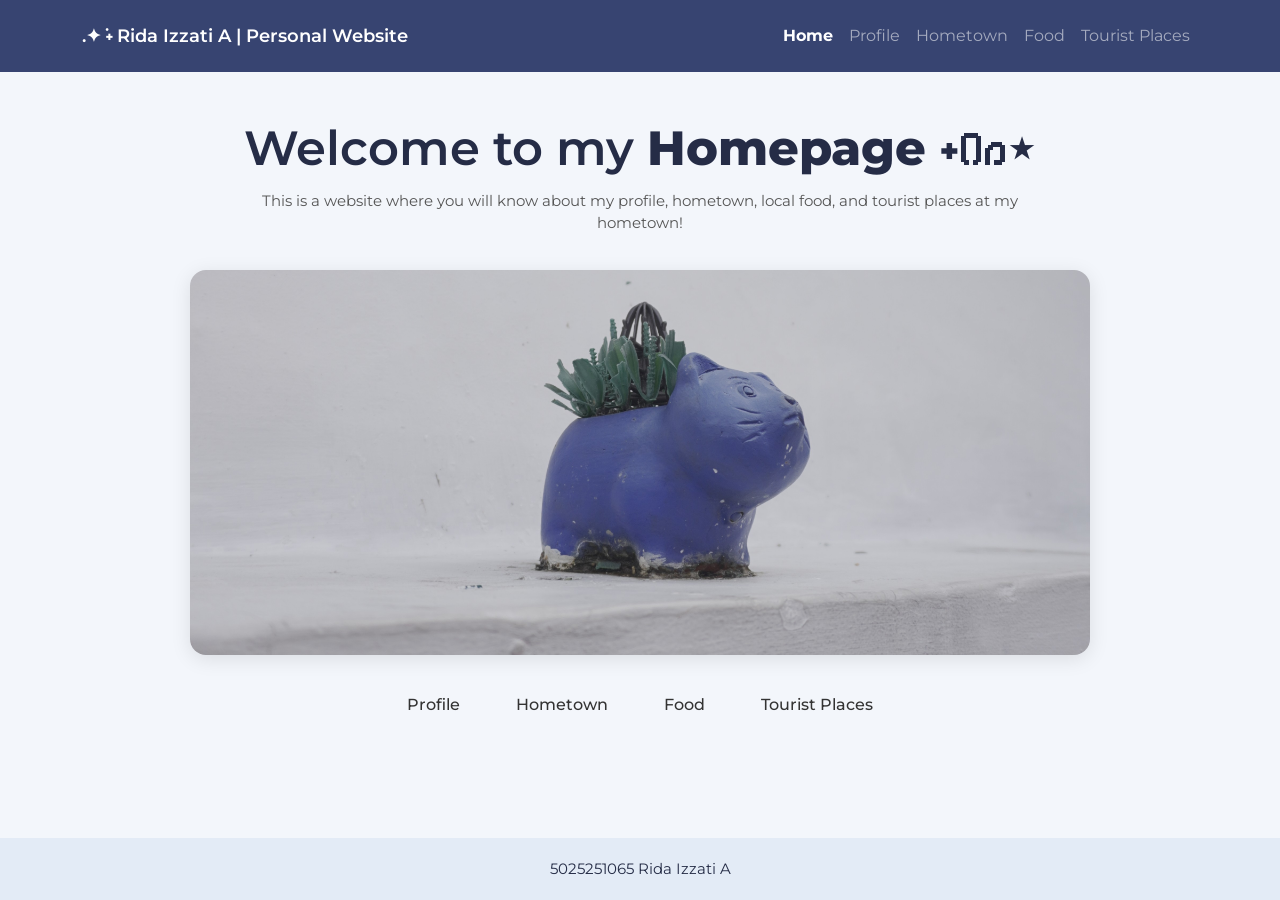
<file: quiz1/index.html>
<!DOCTYPE html>
<html lang="en">
<head>
    <meta charset="UTF-8">
    <meta name="viewport" content="width=device-width, initial-scale=1.0">
    <title>Homepage | RIDA'S PERSONAL WEBSITE</title>
    <link href="https://cdn.jsdelivr.net/npm/bootstrap@5.3.3/dist/css/bootstrap.min.css" rel="stylesheet">
    <link href="https://fonts.googleapis.com/css2?family=Montserrat:wght@400;500;600;700;800&display=swap" rel="stylesheet">
    <link href="/quiz1/assets/css/style.css" rel="stylesheet">
</head>
<body>
    <nav class="navbar navbar-expand-lg navbar-dark">
        <div class="container">
            <a class="navbar-brand" href="/quiz1/">.✦ ݁˖ Rida Izzati A | Personal Website</a>
            <button class="navbar-toggler" data-bs-toggle="collapse" data-bs-target="#menu">
                <span class="navbar-toggler-icon"></span>
            </button>
            <div class="collapse navbar-collapse" id="menu">
                <ul class="navbar-nav ms-auto">
                    <li class="nav-item"><a class="nav-link" href="/quiz1/">Home</a></li>
                    <li class="nav-item"><a class="nav-link" href="/quiz1/profile/">Profile</a></li>
                    <li class="nav-item"><a class="nav-link" href="/quiz1/hometown/">Hometown</a></li>
                    <li class="nav-item"><a class="nav-link" href="/quiz1/food/">Food</a></li>
                    <li class="nav-item"><a class="nav-link" href="/quiz1/tourist/">Tourist Places</a></li>
                </ul>
            </div>
        </div>
    </nav>

    <main class="container my-5">
        <section class="hero-section">
            <h1>Welcome to my <span>Homepage</span> ˖Ი𐑼⋆</h1>
            <p class="subtitle">This is a website where you will know about my profile, hometown, local food, and tourist places at my hometown!</p>
        </section>

        <div class="image-container">
            <img src="/quiz1/assets/img/potbiru.jpg" alt="Foto Pot">
        </div>

        <div class="button-grid">
            <a class="menu-btn" href="/quiz1/profile/">Profile</a>
            <a class="menu-btn" href="/quiz1/hometown/">Hometown</a>
            <a class="menu-btn" href="/quiz1/food/">Food</a>
            <a class="menu-btn" href="/quiz1/tourist/">Tourist Places</a>
        </div>
    </main>

    <footer>5025251065 Rida Izzati A</footer>

    <script src="https://cdn.jsdelivr.net/npm/bootstrap@5.3.3/dist/js/bootstrap.bundle.min.js"></script>
    <script src="/quiz1/assets/js/script.js"></script>
</body>
</html>
</file>
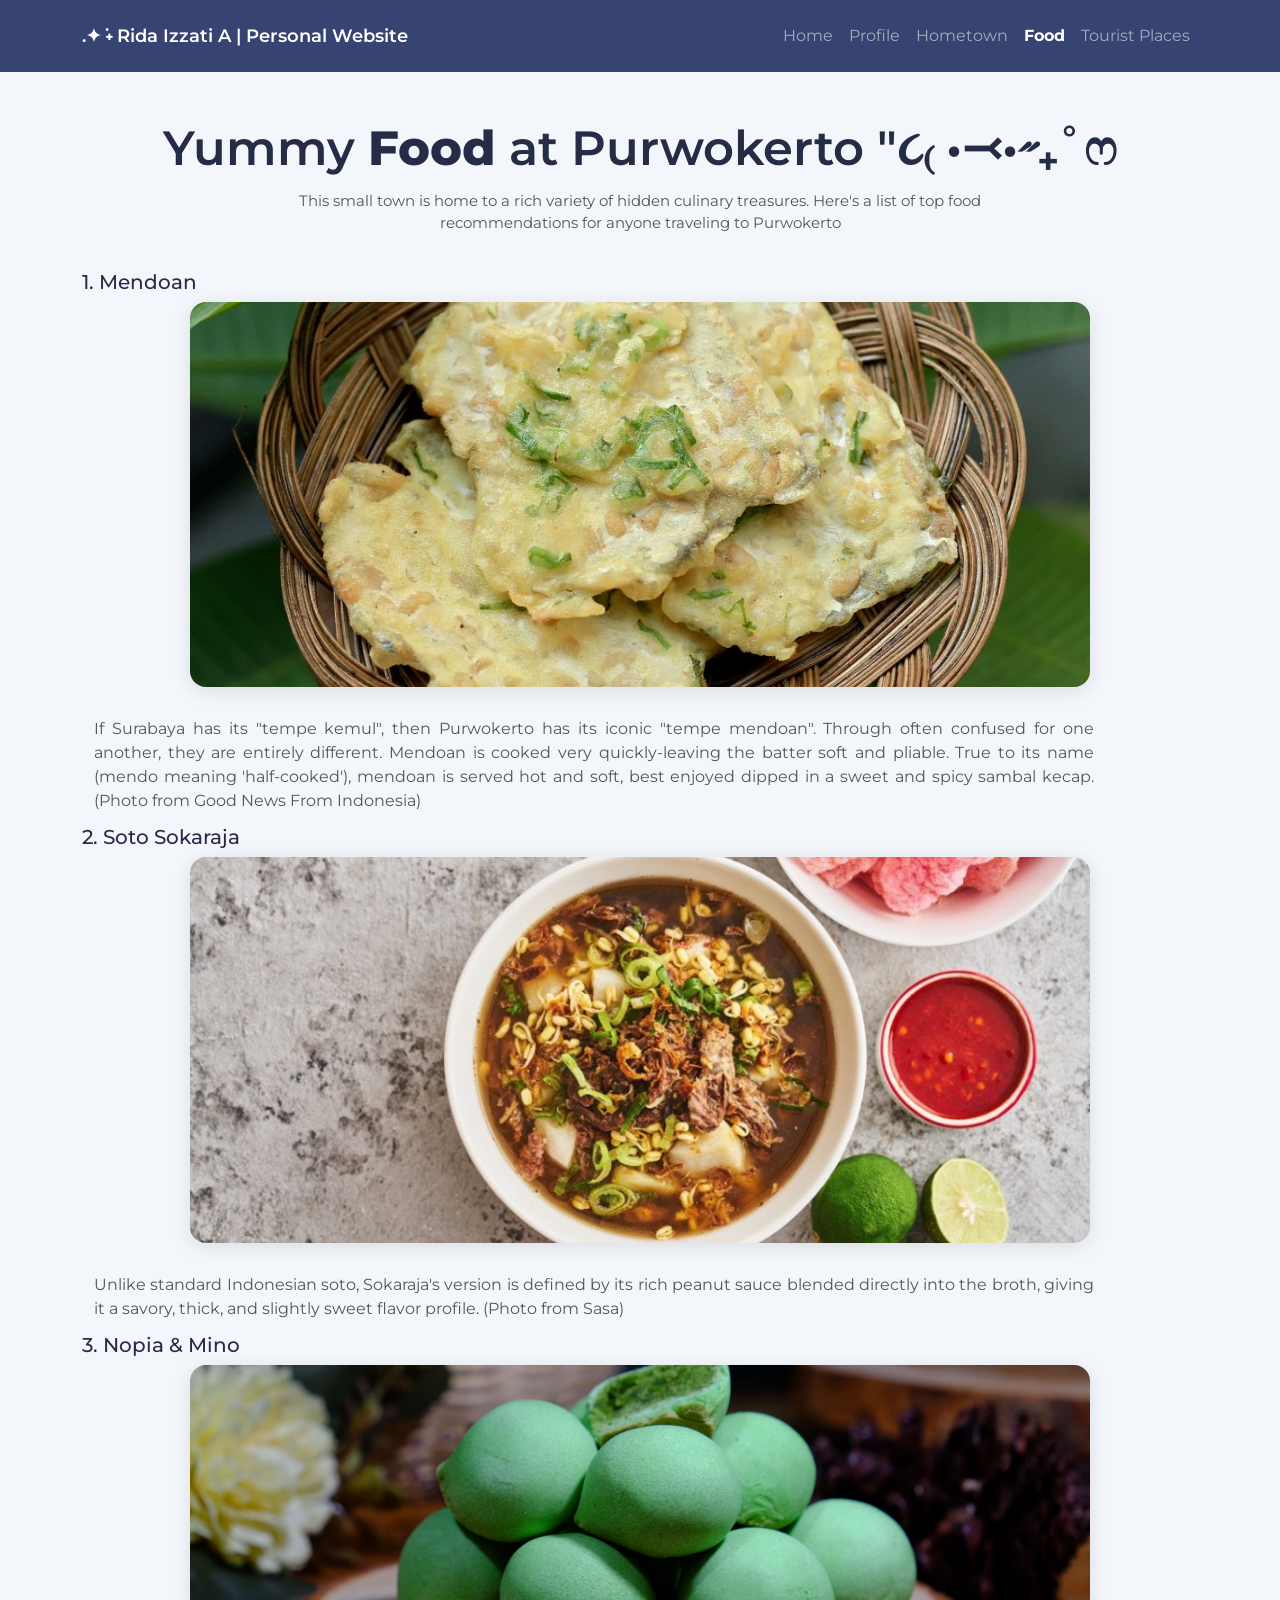
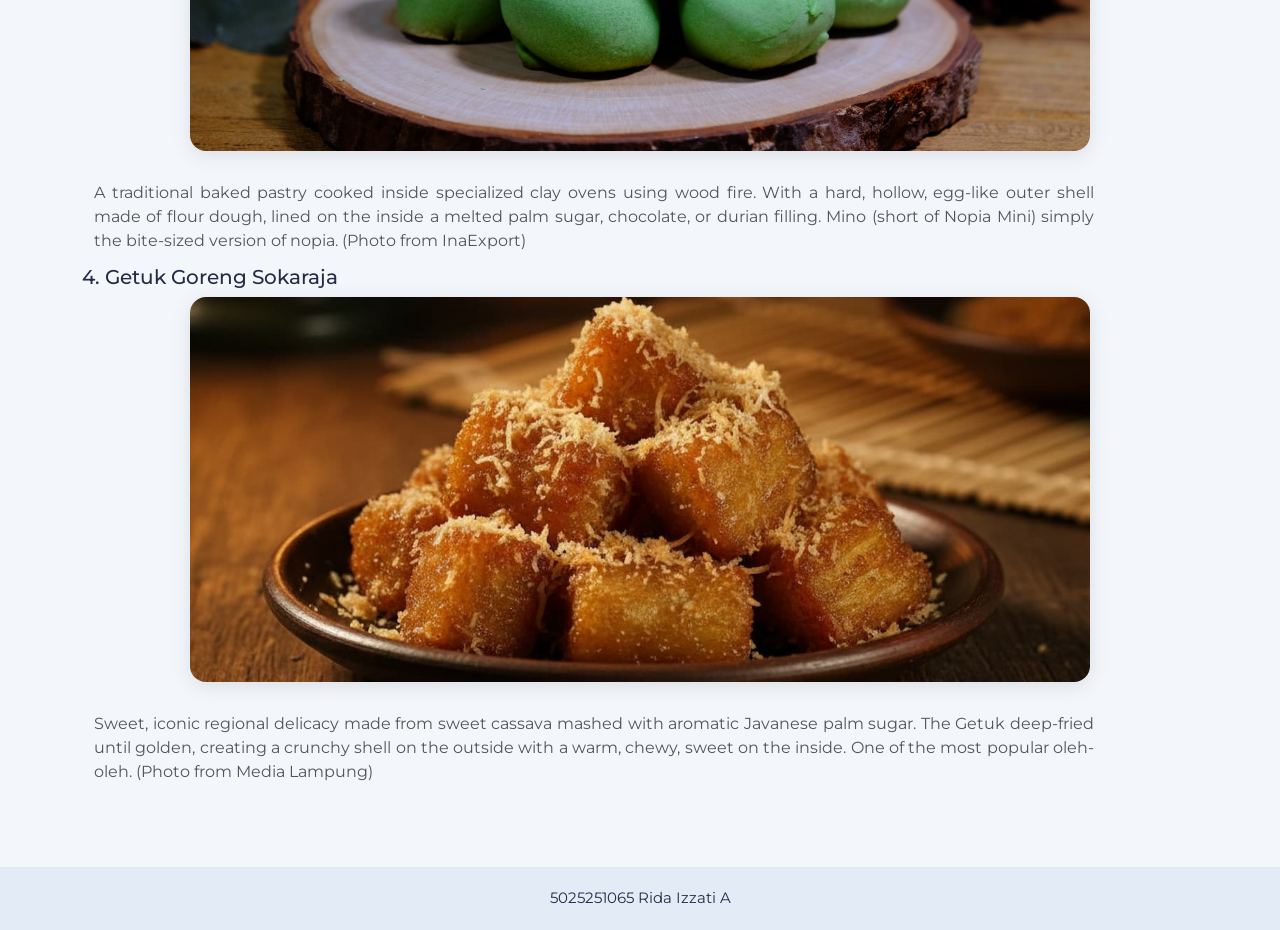
<file: quiz1/food/index.html>
<!DOCTYPE html>
<html lang="en">
<head>
    <meta charset="UTF-8">
    <meta name="viewport" content="width=device-width, initial-scale=1.0">
    <title>Food | RIDA'S PERSONAL WEBSITE</title>
    <link href="https://cdn.jsdelivr.net/npm/bootstrap@5.3.3/dist/css/bootstrap.min.css" rel="stylesheet">
    <link href="https://fonts.googleapis.com/css2?family=Montserrat:wght@400;500;600;700;800&display=swap" rel="stylesheet">
    <link href="/quiz1/assets/css/style.css" rel="stylesheet">
</head>
<body>
    <nav class="navbar navbar-expand-lg navbar-dark">
        <div class="container">
            <a class="navbar-brand" href="/quiz1/">.✦ ݁˖ Rida Izzati A | Personal Website</a>
            <button class="navbar-toggler" data-bs-toggle="collapse" data-bs-target="#menu">
                <span class="navbar-toggler-icon"></span>
            </button>
            <div class="collapse navbar-collapse" id="menu">
                <ul class="navbar-nav ms-auto">
                    <li class="nav-item"><a class="nav-link" href="/quiz1/">Home</a></li>
                    <li class="nav-item"><a class="nav-link" href="/quiz1/profile/">Profile</a></li>
                    <li class="nav-item"><a class="nav-link" href="/quiz1/hometown/">Hometown</a></li>
                    <li class="nav-item"><a class="nav-link" href="/quiz1/food/">Food</a></li>
                    <li class="nav-item"><a class="nav-link" href="/quiz1/tourist/">Tourist Places</a></li>
                </ul>
            </div>
        </div>
    </nav>

    <main class="container my-5">
        <section class="hero-section">
            <h1>Yummy <span>Food</span> at Purwokerto "૮₍ •⤙•˶₊˚ෆ</h1>
            <p class="subtitle">This small town is home to a rich variety of hidden culinary treasures. Here's a list of top food recommendations for anyone traveling to Purwokerto</p>
        </section>

        <section class="detail-section">
            <h5> 1. Mendoan</h5>
            <div class="image-container">
                <img src="/quiz1/assets/img/tempe-mendoan.jpg" alt="Foto Mendoan">
            </div>
            <p class="paragraf">
                If Surabaya has its "tempe kemul", then Purwokerto has its iconic "tempe mendoan".
                Through often confused for one another, they are entirely different. Mendoan is cooked very quickly-leaving
                the batter soft and pliable. True to its name (mendo meaning 'half-cooked'), mendoan is served hot and soft,
                best enjoyed dipped in a sweet and spicy sambal kecap. (Photo from Good News From Indonesia)
            </p>

            <h5> 2. Soto Sokaraja</h5>
            <div class="image-container">
                <img src="/quiz1/assets/img/soto.jpg" alt="Foto Soto Sokaraja">
            </div>
            <p class="paragraf">
                Unlike standard Indonesian soto, Sokaraja's version is defined by its rich peanut sauce blended directly into
                the broth, giving it a savory, thick, and slightly sweet flavor profile. (Photo from Sasa)
            </p>

            <h5> 3. Nopia & Mino</h5>
            <div class="image-container">
                <img src="/quiz1/assets/img/mino.jpg" alt="Foto Mino">
            </div>
            <p class="paragraf">
                A traditional baked pastry cooked inside specialized clay ovens using wood fire. With a hard, hollow,
                egg-like outer shell made of flour dough, lined on the inside a melted palm sugar, chocolate, or durian
                filling. Mino (short of Nopia Mini) simply the bite-sized version of nopia. (Photo from InaExport)
            </p>

            <h5> 4. Getuk Goreng Sokaraja</h5>
            <div class="image-container">
                <img src="/quiz1/assets/img/getuk.jpg" alt="Foto Getuk">
            </div>
            <p class="paragraf">
                Sweet, iconic regional delicacy made from sweet cassava mashed with aromatic Javanese palm sugar. The Getuk
                deep-fried until golden, creating a crunchy shell on the outside with a warm, chewy, sweet on the inside. One of
                the most popular oleh-oleh. (Photo from Media Lampung)
            </p>
        </section>
        
    </main>

    <footer>5025251065 Rida Izzati A</footer>

    <script src="https://cdn.jsdelivr.net/npm/bootstrap@5.3.3/dist/js/bootstrap.bundle.min.js"></script>
    <script src="/quiz1/assets/js/script.js"></script>
</body>
</html>
</file>
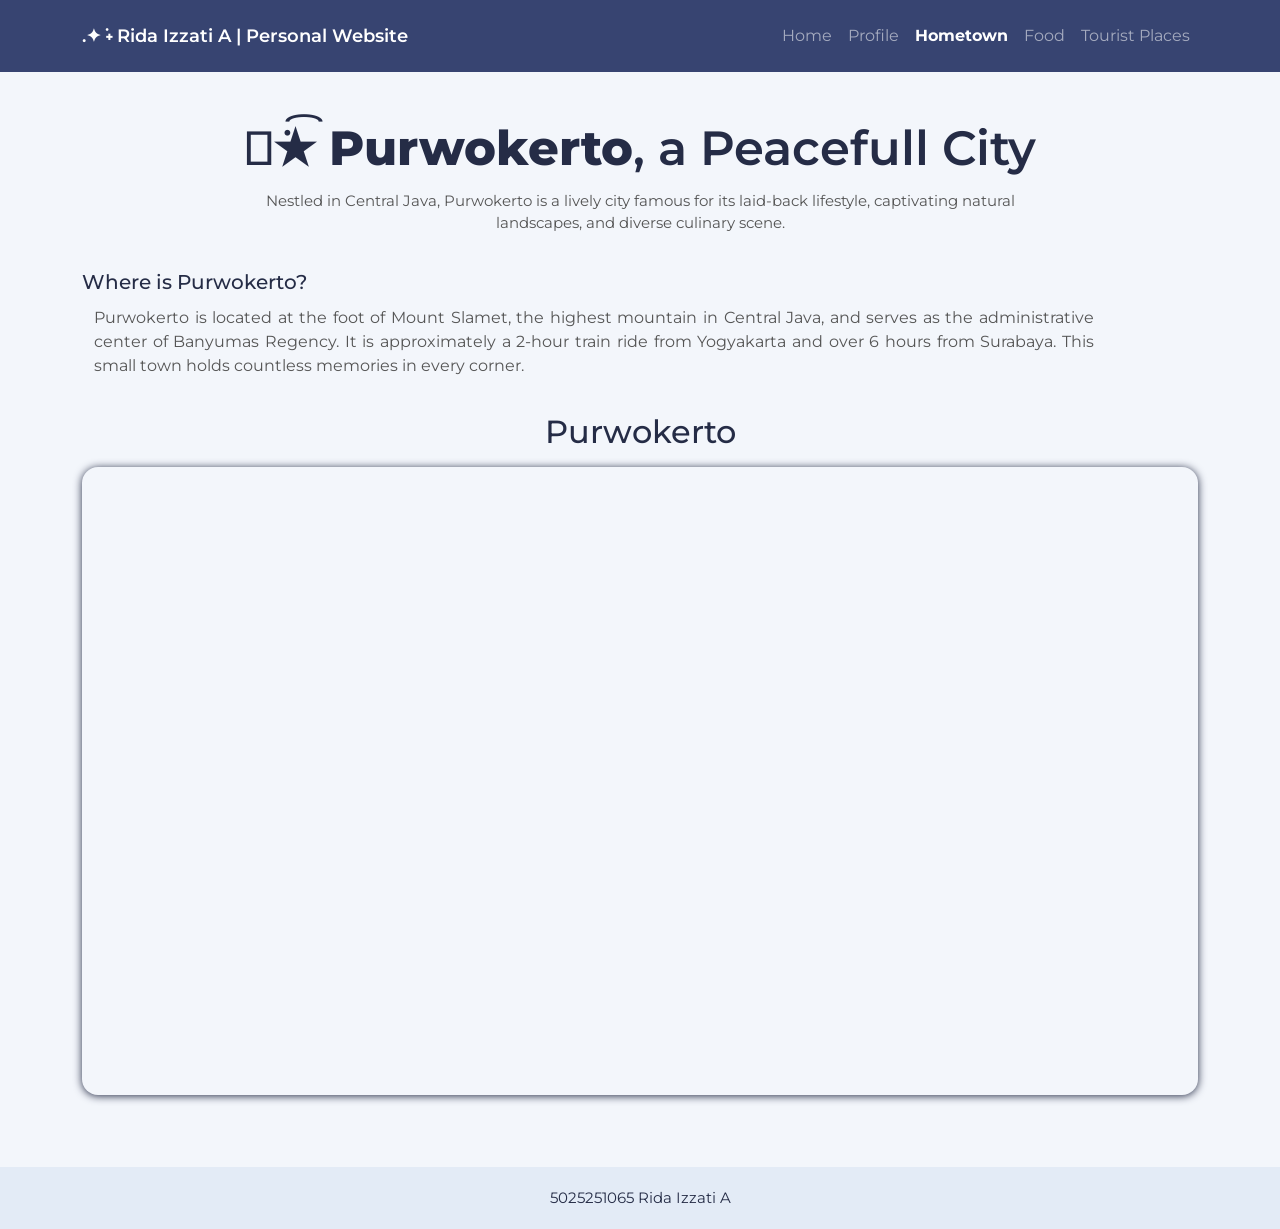
<file: quiz1/hometown/index.html>
<!DOCTYPE html>
<html lang="en">
<head>
    <meta charset="UTF-8">
    <meta name="viewport" content="width=device-width, initial-scale=1.0">
    <title>Hometown | RIDA'S PERSONAL WEBSITE</title>
    <link href="https://cdn.jsdelivr.net/npm/bootstrap@5.3.3/dist/css/bootstrap.min.css" rel="stylesheet">
    <link href="https://fonts.googleapis.com/css2?family=Montserrat:wght@400;500;600;700;800&display=swap" rel="stylesheet">
    <link href="/quiz1/assets/css/style.css" rel="stylesheet">
</head>
<body>
    <nav class="navbar navbar-expand-lg navbar-dark">
        <div class="container">
            <a class="navbar-brand" href="/quiz1/">.✦ ݁˖ Rida Izzati A | Personal Website</a>
            <button class="navbar-toggler" data-bs-toggle="collapse" data-bs-target="#menu">
                <span class="navbar-toggler-icon"></span>
            </button>
            <div class="collapse navbar-collapse" id="menu">
                <ul class="navbar-nav ms-auto">
                    <li class="nav-item"><a class="nav-link" href="/quiz1/">Home</a></li>
                    <li class="nav-item"><a class="nav-link" href="/quiz1/profile/">Profile</a></li>
                    <li class="nav-item"><a class="nav-link" href="/quiz1/hometown/">Hometown</a></li>
                    <li class="nav-item"><a class="nav-link" href="/quiz1/food/">Food</a></li>
                    <li class="nav-item"><a class="nav-link" href="/quiz1/tourist/">Tourist Places</a></li>
                </ul>
            </div>
        </div>
    </nav>

    <main class="container my-5">
        <section class="hero-section">
            <h1>͙͘͡★ <span>Purwokerto</span>, a Peacefull City</h1>
            <p class="subtitle">Nestled in Central Java, Purwokerto is a lively city famous for its laid-back lifestyle, captivating natural landscapes, and diverse culinary scene.</p>
        </section>

        <section class="detail-section">
            <h5> Where is Purwokerto?</h5>
            <p class="paragraf">Purwokerto is located at the foot of Mount Slamet, the highest mountain in Central Java, and serves as the administrative center of Banyumas Regency. It is approximately a 2-hour train ride from Yogyakarta and over 6 hours from Surabaya. This small town holds countless memories in every corner. </p>
        </section>

        <section class="map-section my-4">
            <h2 class="text-center mb-3">Purwokerto</h2>
            <div class="map-container">
                <iframe src="https://www.google.com/maps/embed?pb=!1m18!1m12!1m3!1d63301.06345438903!2d109.19322382958204!3d-7.430188888377343!2m3!1f0!2f0!3f0!3m2!1i1024!2i768!4f13.1!3m3!1m2!1s0x2e655c3136423d1d%3A0x4027a76e352e4a0!2sPurwokerto%2C%20Kabupaten%20Banyumas%2C%20Jawa%20Tengah!5e0!3m2!1sid!2sid!4v1790769738203!5m2!1sid!2sid" width="600" height="450" style="border:0;" allowfullscreen="" loading="lazy" referrerpolicy="strict-origin-when-cross-origin">
                </iframe>
            </div>
        </section>
        
    </main>

    <footer>5025251065 Rida Izzati A</footer>

    <script src="https://cdn.jsdelivr.net/npm/bootstrap@5.3.3/dist/js/bootstrap.bundle.min.js"></script>
    <script src="/quiz1/assets/js/script.js"></script>
</body>
</html>
</file>
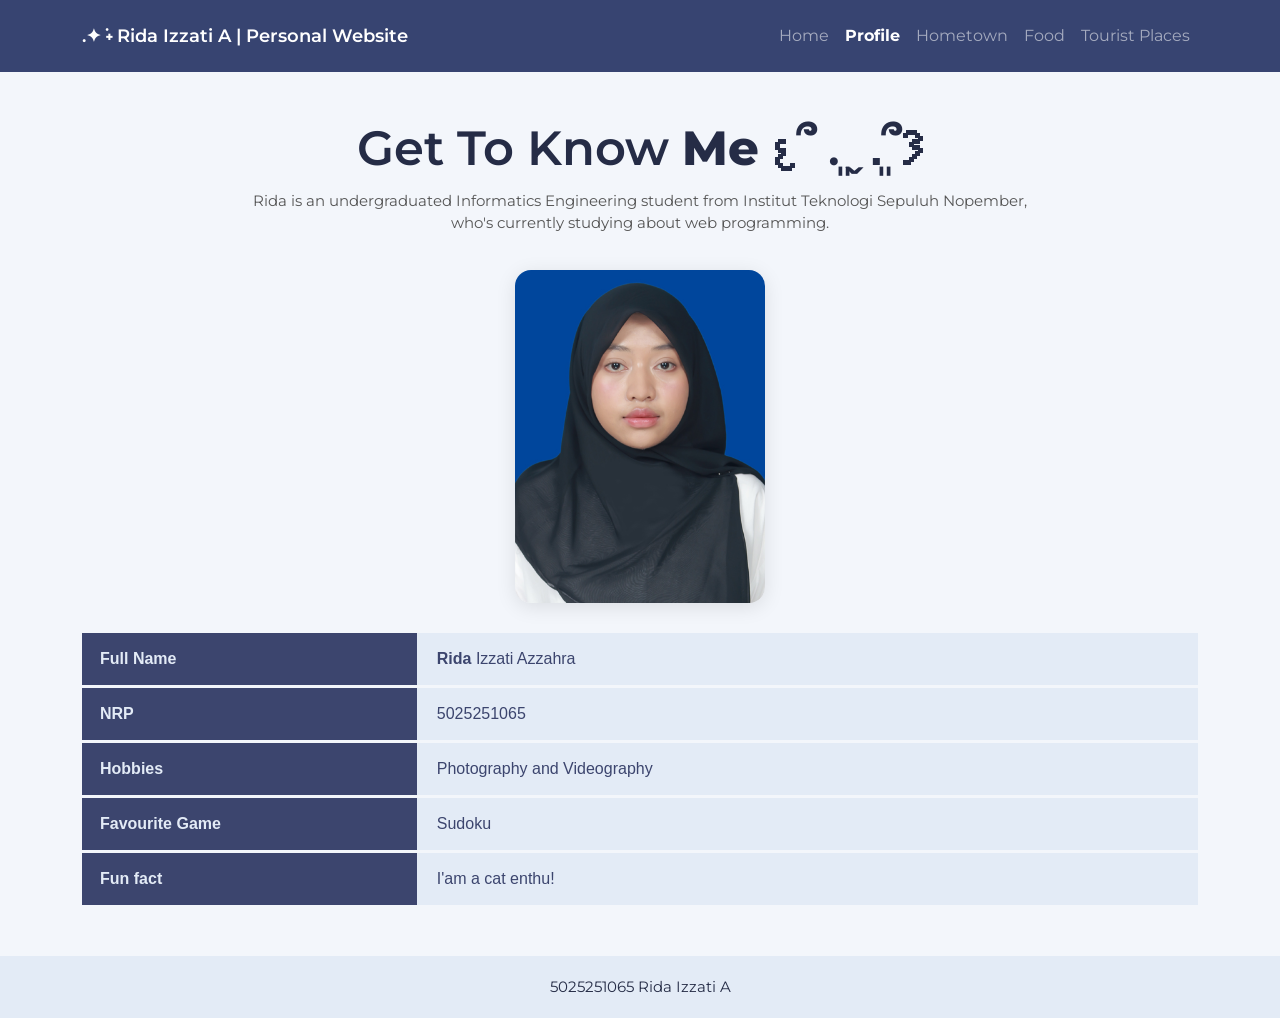
<file: quiz1/profile/index.html>
<!DOCTYPE html>
<html lang="en">
<head>
    <meta charset="UTF-8">
    <meta name="viewport" content="width=device-width, initial-scale=1.0">
    <title>Profile | RIDA'S PERSONAL WEBSITE</title>
    <link href="https://cdn.jsdelivr.net/npm/bootstrap@5.3.3/dist/css/bootstrap.min.css" rel="stylesheet">
    <link href="https://fonts.googleapis.com/css2?family=Montserrat:wght@400;500;600;700;800&display=swap" rel="stylesheet">
    <link href="/quiz1/assets/css/style.css" rel="stylesheet">
</head>
<body>
    <nav class="navbar navbar-expand-lg navbar-dark">
        <div class="container">
            <a class="navbar-brand" href="/quiz1/">.✦ ݁˖ Rida Izzati A | Personal Website</a>
            <button class="navbar-toggler" data-bs-toggle="collapse" data-bs-target="#menu">
                <span class="navbar-toggler-icon"></span>
            </button>
            <div class="collapse navbar-collapse" id="menu">
                <ul class="navbar-nav ms-auto">
                    <li class="nav-item"><a class="nav-link" href="/quiz1/">Home</a></li>
                    <li class="nav-item"><a class="nav-link" href="/quiz1/profile/">Profile</a></li>
                    <li class="nav-item"><a class="nav-link" href="/quiz1/hometown/">Hometown</a></li>
                    <li class="nav-item"><a class="nav-link" href="/quiz1/food/">Food</a></li>
                    <li class="nav-item"><a class="nav-link" href="/quiz1/tourist/">Tourist Places</a></li>
                </ul>
            </div>
        </div>
    </nav>

    <main class="container my-5">
        <section class="hero-section">
            <h1>Get To Know <span>Me</span> 𐔌՞ ܸ.ˬ.ܸ՞𐦯 </h1>
            <p class="subtitle">Rida is an undergraduated Informatics Engineering student from Institut Teknologi Sepuluh Nopember, who's currently studying about web programming.</p> <!-- ← GANTI -->
        </section>

        <div class="image-profile">
            <img src="/quiz1/assets/img/fotoprofile.jpeg" alt="Foto Profile">
        </div>

        <table class="custom-table">
            <tr>
                <th>Full Name</th>
                <td><strong>Rida</strong> Izzati Azzahra</td>
            </tr>
            <tr>
                <th>NRP</th>
                <td>5025251065</td>
            </tr>
            <tr>
                <th>Hobbies</th>
                <td>Photography and Videography</td>
            </tr>
            <tr>
                <th>Favourite Game</th>
                <td>Sudoku</td>
            </tr>
            <tr>
                <th>Fun fact</th>
                <td>I'am a cat enthu!</td>
            </tr>
        </table>

    </main>

    <footer>5025251065 Rida Izzati A</footer>

    <script src="https://cdn.jsdelivr.net/npm/bootstrap@5.3.3/dist/js/bootstrap.bundle.min.js"></script>
    <script src="/quiz1/assets/js/script.js"></script>
</body>
</html>
</file>
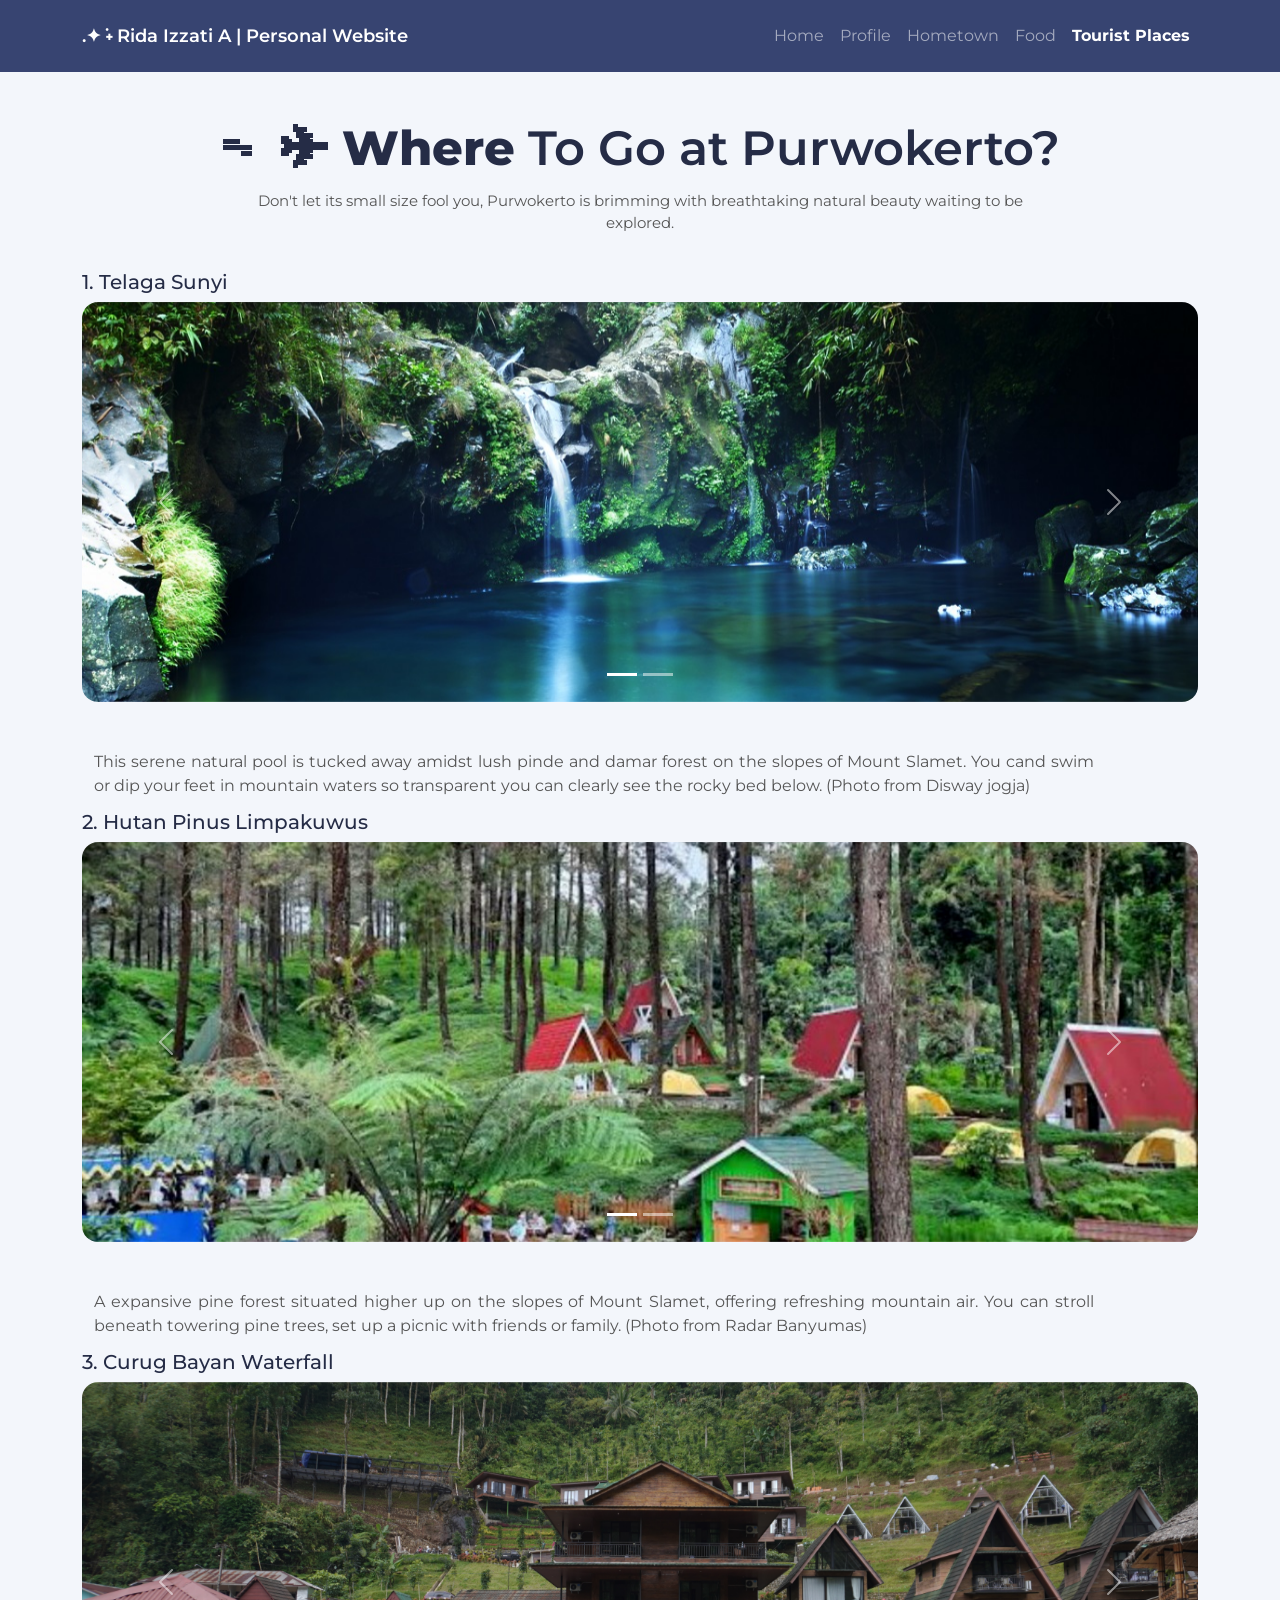
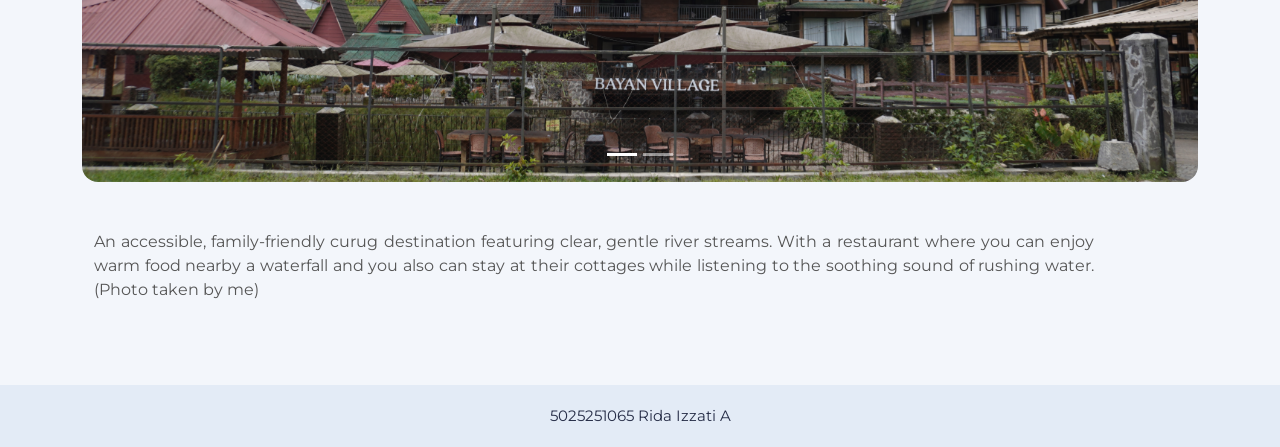
<file: quiz1/tourist/index.html>
<!DOCTYPE html>
<html lang="en">
<head>
    <meta charset="UTF-8">
    <meta name="viewport" content="width=device-width, initial-scale=1.0">
    <title>Tourist Places | RIDA'S PERSONAL WEBSITE</title>
    <link href="https://cdn.jsdelivr.net/npm/bootstrap@5.3.3/dist/css/bootstrap.min.css" rel="stylesheet">
    <link href="https://fonts.googleapis.com/css2?family=Montserrat:wght@400;500;600;700;800&display=swap" rel="stylesheet">
    <link href="/quiz1/assets/css/style.css" rel="stylesheet">
</head>
<body>
    <nav class="navbar navbar-expand-lg navbar-dark">
        <div class="container">
            <a class="navbar-brand" href="/quiz1/">.✦ ݁˖ Rida Izzati A | Personal Website</a>
            <button class="navbar-toggler" data-bs-toggle="collapse" data-bs-target="#menu">
                <span class="navbar-toggler-icon"></span>
            </button>
            <div class="collapse navbar-collapse" id="menu">
                <ul class="navbar-nav ms-auto">
                    <li class="nav-item"><a class="nav-link" href="/quiz1/">Home</a></li>
                    <li class="nav-item"><a class="nav-link" href="/quiz1/profile/">Profile</a></li>
                    <li class="nav-item"><a class="nav-link" href="/quiz1/hometown/">Hometown</a></li>
                    <li class="nav-item"><a class="nav-link" href="/quiz1/food/">Food</a></li>
                    <li class="nav-item"><a class="nav-link" href="/quiz1/tourist/">Tourist Places</a></li>
                </ul>
            </div>
        </div>
    </nav>

    <main class="container my-5">
        <section class="hero-section">
            <h1>ᯓ ✈︎ <span>Where</span> To Go at Purwokerto?</h1>
            <p class="subtitle">Don't let its small size fool you, Purwokerto is brimming with breathtaking natural beauty waiting to be explored.</p>
        </section>
        
        <section class="detail-section">
            <h5>1. Telaga Sunyi</h5>
            <section class="mb-5">
                <div id="cTelaga" class="carousel slide show-sm rounded-4 overflow-hidden" data-bs-rid="carousel">
                    <div class="carousel-indicators">
                        <button type="button" data-bs-target="#cTelaga" data-bs-slide-to="0" class="active" aria-current="true" aria-label="Slide 1"></button>
                        <button type="button" data-bs-target="#cTelaga" data-bs-slide-to="1" aria-label="Slide 2"></button>
                    </div>
                    <div class="carousel-inner">
                        <div class="carousel-item active">
                            <div class="carousel-slide-content">
                                <img src="/quiz1/assets/img/telagasunyi.jpg" class="d=block w-100 slide-media" alt="Foto Telaga">
                            </div>
                        </div>

                        <div class="carousel-item">
                            <div class="carousel-slide-content">
                                <iframe src=
                                    "https://www.google.com/maps/embed?pb=!1m18!1m12!1m3!1d3957.4145271913317!2d109.24319639999999!3d-7.3072398999999955!2m3!1f0!2f0!3f0!3m2!1i1024!2i768!4f13.1!3m3!1m2!1s0x2e6ff4511c61ec43%3A0x9c6460b0a8475193!2sTelaga%20Sunyi!5e0!3m2!1sid!2sid!4v1790773411387!5m2!1sid!2sid" 
                                    width="600" height="450" style="border:0;" allowfullscreen="" loading="lazy" referrerpolicy="strict-origin-when-cross-origin">
                                </iframe>
                            </div>
                        </div>

                    </div>
                    <button class="carousel-control-prev" type="button" data-bs-target="#cTelaga" data-bs-slide="prev">
                        <span class="carousel-control-prev-icon" aria-hidden="true"></span>
                        <span class="visually-hidden">Previous</span>
                    </button>
                    <button class="carousel-control-next" type="button" data-bs-target="#cTelaga" data-bs-slide="next">
                        <span class="carousel-control-next-icon" aria-hidden="true"></span>
                        <span class="visually-hidden">Next</span>
                    </button>
                </div>
            </section>
            <p class="paragraf">
                This serene natural pool is tucked away amidst lush pinde and damar forest on the slopes of Mount Slamet. You cand swim
                or dip your feet in mountain waters so transparent you can clearly see the rocky bed below. (Photo from Disway jogja)
            </p>

            <h5>2. Hutan Pinus Limpakuwus</h5>
            <section class="mb-5">
                <div id="cPinus" class="carousel slide show-sm rounded-4 overflow-hidden" data-bs-rid="carousel">
                    <div class="carousel-indicators">
                        <button type="button" data-bs-target="#cPinus" data-bs-slide-to="0" class="active" aria-current="true" aria-label="Slide 1"></button>
                        <button type="button" data-bs-target="#cPinus" data-bs-slide-to="1" aria-label="Slide 2"></button>
                    </div>
                    <div class="carousel-inner">
                        <div class="carousel-item active">
                            <div class="carousel-slide-content">
                                <img src="/quiz1/assets/img/hutanpinus.jpg" class="d=block w-100 slide-media" alt="Foto Hutan Pinus">
                            </div>
                        </div>

                        <div class="carousel-item">
                            <div class="carousel-slide-content">
                                <iframe src=
                                    "https://www.google.com/maps/embed?pb=!1m18!1m12!1m3!1d3957.459035751596!2d109.24471949999997!3d-7.302212900000004!2m3!1f0!2f0!3f0!3m2!1i1024!2i768!4f13.1!3m3!1m2!1s0x2e6ff5aeae1981ff%3A0x6775d90141ca3945!2sHutan%20Pinus%20Limpakuwus!5e0!3m2!1sid!2sid!4v1790773966740!5m2!1sid!2sid"
                                    width="600" height="450" style="border:0;" allowfullscreen="" loading="lazy" referrerpolicy="strict-origin-when-cross-origin">
                                </iframe>
                            </div>
                        </div>

                    </div>
                    <button class="carousel-control-prev" type="button" data-bs-target="#cPinus" data-bs-slide="prev">
                        <span class="carousel-control-prev-icon" aria-hidden="true"></span>
                        <span class="visually-hidden">Previous</span>
                    </button>
                    <button class="carousel-control-next" type="button" data-bs-target="#cPinus" data-bs-slide="next">
                        <span class="carousel-control-next-icon" aria-hidden="true"></span>
                        <span class="visually-hidden">Next</span>
                    </button>
                </div>
            </section>
            <p class="paragraf">
                A expansive pine forest situated higher up on the slopes of Mount Slamet, offering refreshing mountain air.
                You can stroll beneath towering pine trees, set up a picnic with friends or family. (Photo from Radar Banyumas)
            </p>

            <h5>3. Curug Bayan Waterfall</h5>
            <section class="mb-5">
                <div id="cBayan" class="carousel slide show-sm rounded-4 overflow-hidden" data-bs-rid="carousel">
                    <div class="carousel-indicators">
                        <button type="button" data-bs-target="#cBayan" data-bs-slide-to="0" class="active" aria-current="true" aria-label="Slide 1"></button>
                        <button type="button" data-bs-target="#cBayan" data-bs-slide-to="1" aria-label="Slide 2"></button>
                    </div>
                    <div class="carousel-inner">
                        <div class="carousel-item active">
                            <div class="carousel-slide-content">
                                <img src="/quiz1/assets/img/bayan.jpg" class="d=block w-100 slide-media" alt="Foto Curug Bayan">
                            </div>
                        </div>

                        <div class="carousel-item">
                            <div class="carousel-slide-content">
                                <iframe src=
                                    "https://www.google.com/maps/embed?pb=!1m18!1m12!1m3!1d3957.2523695835703!2d109.2184846!3d-7.325525700000001!2m3!1f0!2f0!3f0!3m2!1i1024!2i768!4f13.1!3m3!1m2!1s0x2e6ff51a194d6f4d%3A0x3e490db0b1449a12!2sAir%20Terjun%20Curug%20Bayan!5e0!3m2!1sid!2sid!4v1790774312864!5m2!1sid!2sid"
                                    width="600" height="450" style="border:0;" allowfullscreen="" loading="lazy" referrerpolicy="strict-origin-when-cross-origin">
                                </iframe>
                            </div>
                        </div>

                    </div>
                    <button class="carousel-control-prev" type="button" data-bs-target="#cBayan" data-bs-slide="prev">
                        <span class="carousel-control-prev-icon" aria-hidden="true"></span>
                        <span class="visually-hidden">Previous</span>
                    </button>
                    <button class="carousel-control-next" type="button" data-bs-target="#cBayan" data-bs-slide="next">
                        <span class="carousel-control-next-icon" aria-hidden="true"></span>
                        <span class="visually-hidden">Next</span>
                    </button>
                </div>
            </section>
            <p class="paragraf">
                An accessible, family-friendly curug destination featuring clear, gentle river streams. With a restaurant where you can enjoy
                warm food nearby a waterfall and you also can stay at their cottages while listening to the soothing sound of rushing water.
                (Photo taken by me)
            </p>
        </section>
    </main>

    <footer>5025251065 Rida Izzati A</footer>

    <script src="https://cdn.jsdelivr.net/npm/bootstrap@5.3.3/dist/js/bootstrap.bundle.min.js"></script>
    <script src="/quiz1/assets/js/script.js"></script>
</body>
</html>
</file>
<file: quiz1/assets/css/style.css>
body {
    font-family: 'Montserrat', sans-serif;
    background-color: #f3f6fb;
    color: #252c46;
    display: flex;
    flex-direction: column;
    min-height: 100vh;
}

main {
    flex: 1;
}

.navbar {
    background-color: #374471;
    padding: 16px 0;
}

.navbar-brand {
    font-size: 18px;
    font-weight: 600;
}

.navbar .nav-link {
    border-radius: 6px;
    transition: all 0.2s ease;
}

.navbar .nav-link:hover {
    background-color: rgba(255, 255, 255, 0.12);
}

.navbar .nav-link.active {
    color: #ffffff;
    font-weight: 700;
}

.hero-section {
    text-align: center;
    margin-bottom: 35px;
}

.hero-section h1 {
    font-size: 48px;
    font-weight: 600;
    margin-bottom: 12px;
}

.hero-section h1 span {
    font-weight: 800;
}

.hero-section .subtitle {
    font-size: 15px;
    color: #555555;
    line-height: 1.5;
    max-width: 800px;
    margin: 0 auto;
}

.detail-section {
    text-align: justify;
    margin-bottom: 35px;
}

.detail-section h2 {
    font-size: 20px;
    font-weight: 600;
    margin-bottom: 12px;
}

.detail-section .paragraf {
    font-size: 16px;
    color: #555555;
    line-height: 1.5;
    max-width: 1000px;
    margin: 12px;
}

.image-container {
    width: 100%;
    max-width: 900px;
    margin: 0 auto 30px auto;
    overflow: hidden;
    border-radius: 16px;
    box-shadow: 0 4px 20px rgba(0, 0, 0, 0.1);
    aspect-ratio: 21 / 9;
}

.image-container img {
    width: 100%;
    height: 100%;
    object-fit: cover;
    object-position: center;
    display: block;
}

.image-profile {
    width: 100%;
    max-width: 250px;
    margin: 0 auto 30px auto;
    overflow: hidden;
    border-radius: 16px;
    box-shadow: 0 4px 20px rgba(0, 0, 0, 0.1);
    aspect-ratio: 3 / 4;
}

.image-profile img {
    width: 100%;
    height: 100%;
    object-fit: cover;
    object-position: center;
    display: block;
}

.map-container {
    position: relative;
    width: 100%;
    padding-bottom: 56.25%;
    height: 0;
    overflow: hidden;
    border-radius: 16px;
    box-shadow: 0 1px 8px #252c46;
}

.map-container iframe {
    position: absolute;
    top: 0;
    left: 0;
    width: 100%;
    height: 100%;
    border: 0;
}

.mediaCarousel {
    max-width: 800px;
    margin: 0;
}

.carousel-slide-content {
    height: 400px;
    width: 100%;
    background-color: #252c46;
}

.slide-media {
    width: 100%;
    height: 100%;
    object-fit: cover;
    border: 0;
    object-position: center;
}

.custom-table {
    width: 100%;
    font-family: sans-serif;
    border-collapse: collapse;
}

.custom-table th {
    background-color: #3c456e;
    color: #e3ebf6;
    text-align: left;
    padding: 10px 18px;
    font-weight: bold;
    width: 30%;
    border-bottom: 3px solid #f3f6fb;
}

.custom-table td {
    background-color: #e3ebf6;
    color: #3c456e;
    text-align: left;
    padding: 14px 20px;
    border-bottom: 3px solid #f3f6fb;
}

.button-grid {
    display: flex;
    justify-content: center;
    align-items: center;
    gap: 24px;
    flex-wrap: wrap;
    margin: 30px 0;
}

.menu-btn {
    text-decoration: none;
    color: #333333;
    font-size: 16px;
    font-weight: 500;
    padding: 8px 16px;
    border-radius: 6px;
    transition: all 0.2s ease;
}

.menu-btn:hover {
    color: #252c46;
    background-color: #cddcf0;
}

footer {
    background-color: #e3ebf6;
    text-align: center;
    padding: 20px;
    font-size: 15px;
    color: #252c46;
}

@media (max-width: 576px){
    .hero-section h1 {
        font-size: 30px;
    }
    .carousel-slide-content {
        height: 260px;
    }
}
</file>
